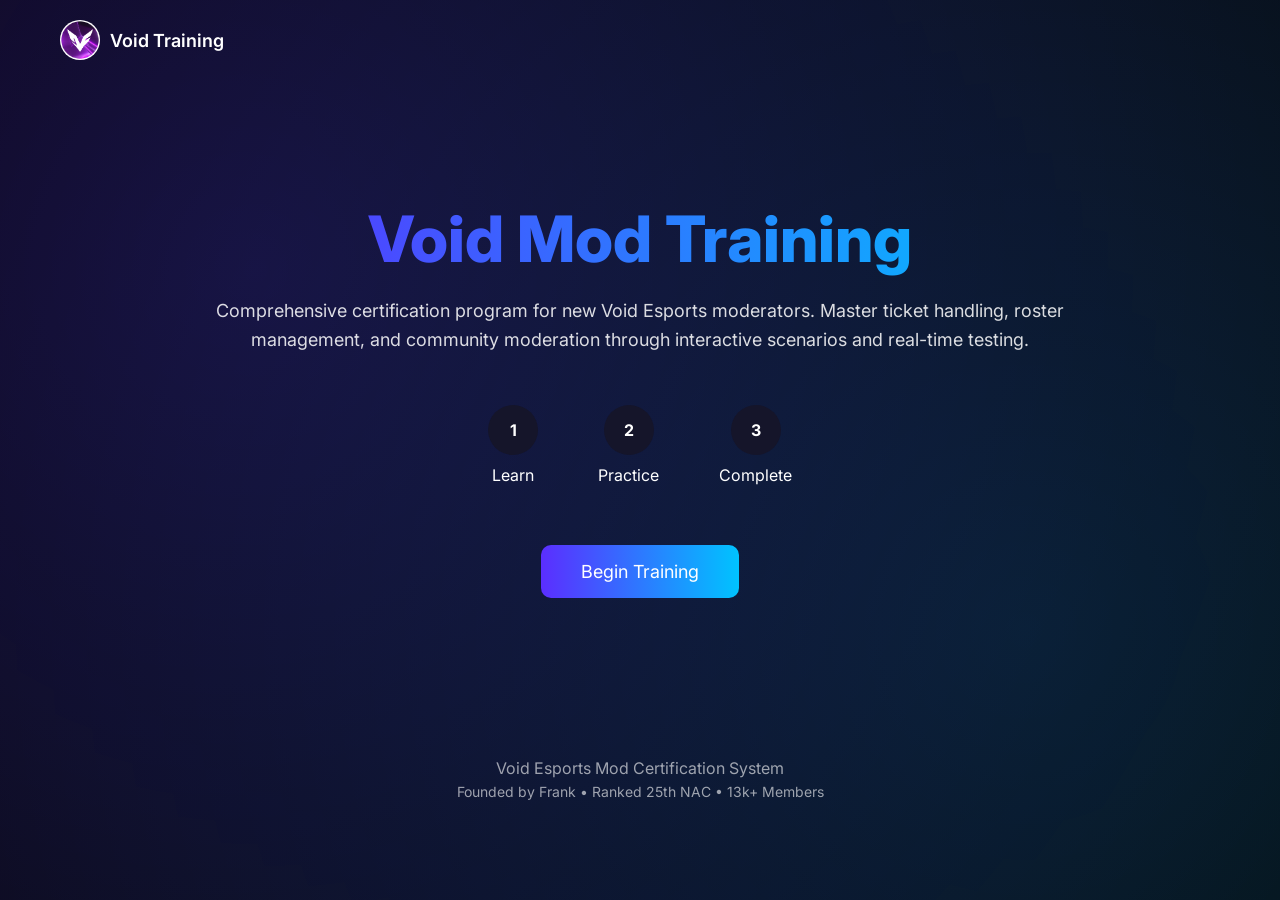
<file: index.html>
<!DOCTYPE html>

<html lang="en">

<head>

<meta charset="UTF-8">
<meta name="viewport" content="width=device-width, initial-scale=1.0">

<title>Void Mod Training</title>

<link rel="stylesheet" href="css/style.css">

<link href="https://fonts.googleapis.com/css2?family=Inter:wght@300;400;600;800&display=swap" rel="stylesheet">

</head>

<body>

<div class="background-glow"></div>

<nav class="navbar">

<div class="logo">
<img src="assets/logo.png">
<span>Void Training</span>
</div>

</nav>

<section class="hero">

<h1>Void Mod Training</h1>

<p class="subtitle">
Comprehensive certification program for new Void Esports moderators.
Master ticket handling, roster management, and community moderation
through interactive scenarios and real-time testing.
</p>

<div class="steps">

<div class="step">
<span>1</span>
<p>Learn</p>
</div>

<div class="step">
<span>2</span>
<p>Practice</p>
</div>

<div class="step">
<span>3</span>
<p>Complete</p>
</div>

</div>

<button class="start-btn" onclick="location.href='training.html'">
Begin Training
</button>

</section>

<footer>

<p>Void Esports Mod Certification System</p>

<p class="small">
Founded by Frank • Ranked 25th NAC • 13k+ Members
</p>

</footer>

</body>

</html>
</file>
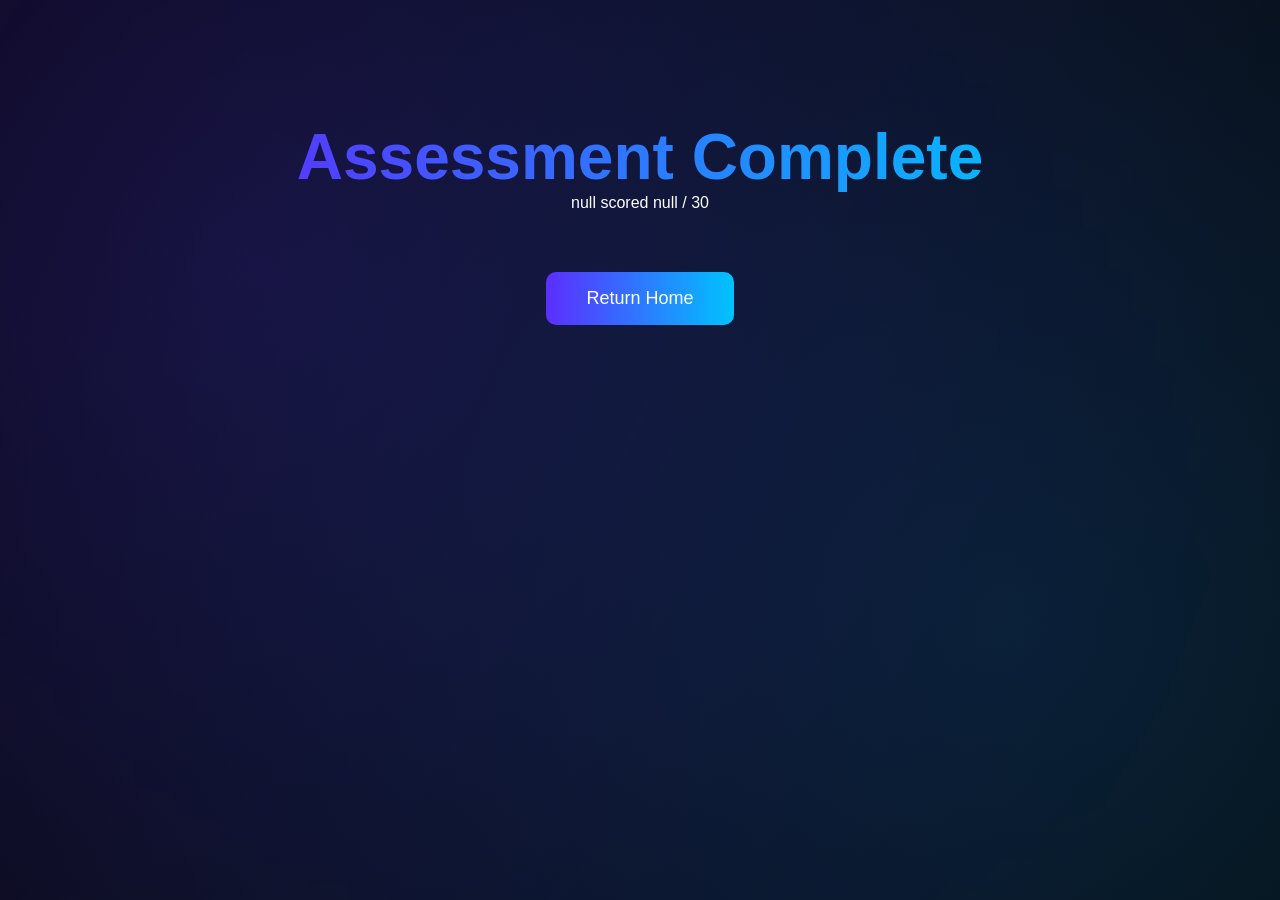
<file: success.html>
<!DOCTYPE html>

<html lang="en">

<head>

<meta charset="UTF-8">
<title>Assessment Complete</title>

<link rel="stylesheet" href="css/style.css">

</head>

<body>

<div class="background-glow"></div>

<div class="hero">

<h1>Assessment Complete</h1>

<p id="scoreText"></p>

<button class="start-btn" onclick="location.href='index.html'">
Return Home
</button>

</div>

<script>

let score = localStorage.getItem("voidScore")
let user = localStorage.getItem("voidUser")

document.getElementById("scoreText").innerText =
user + " scored " + score + " / 30"

</script>

</body>

</html>
</file>
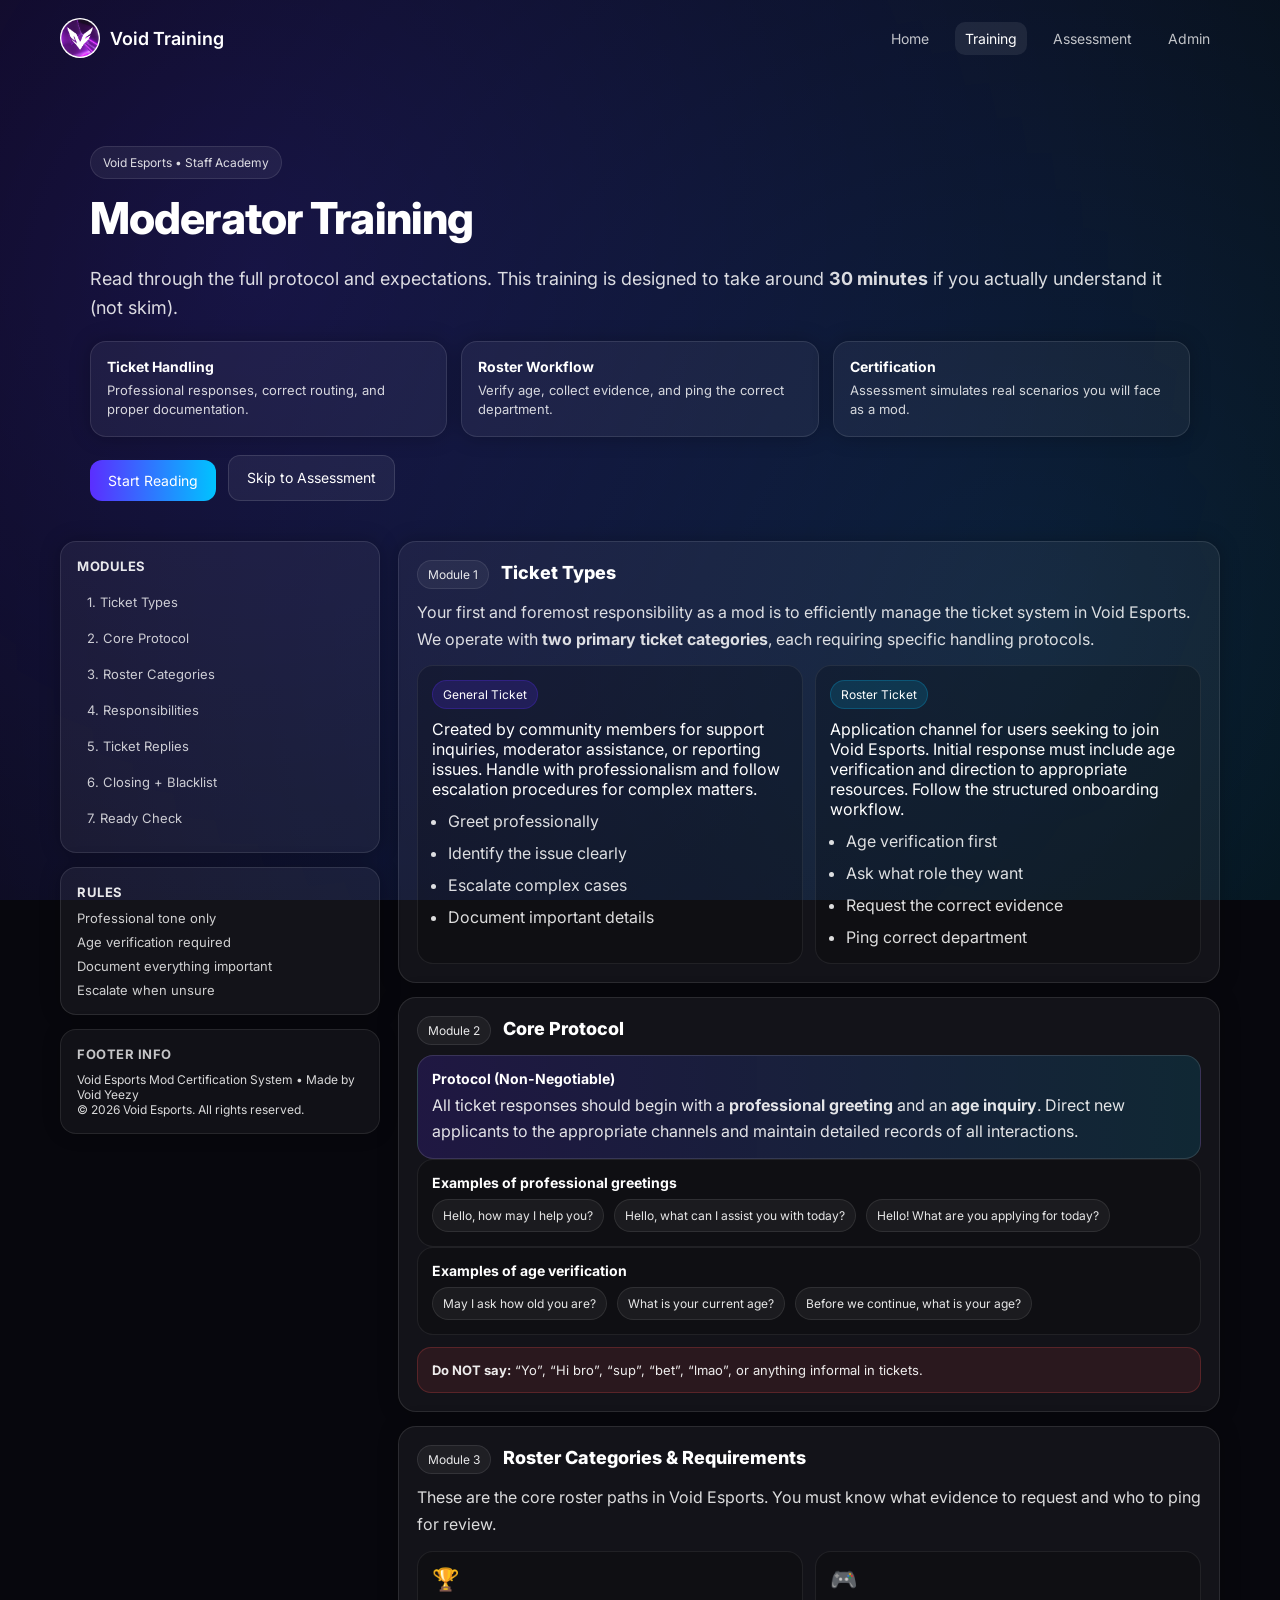
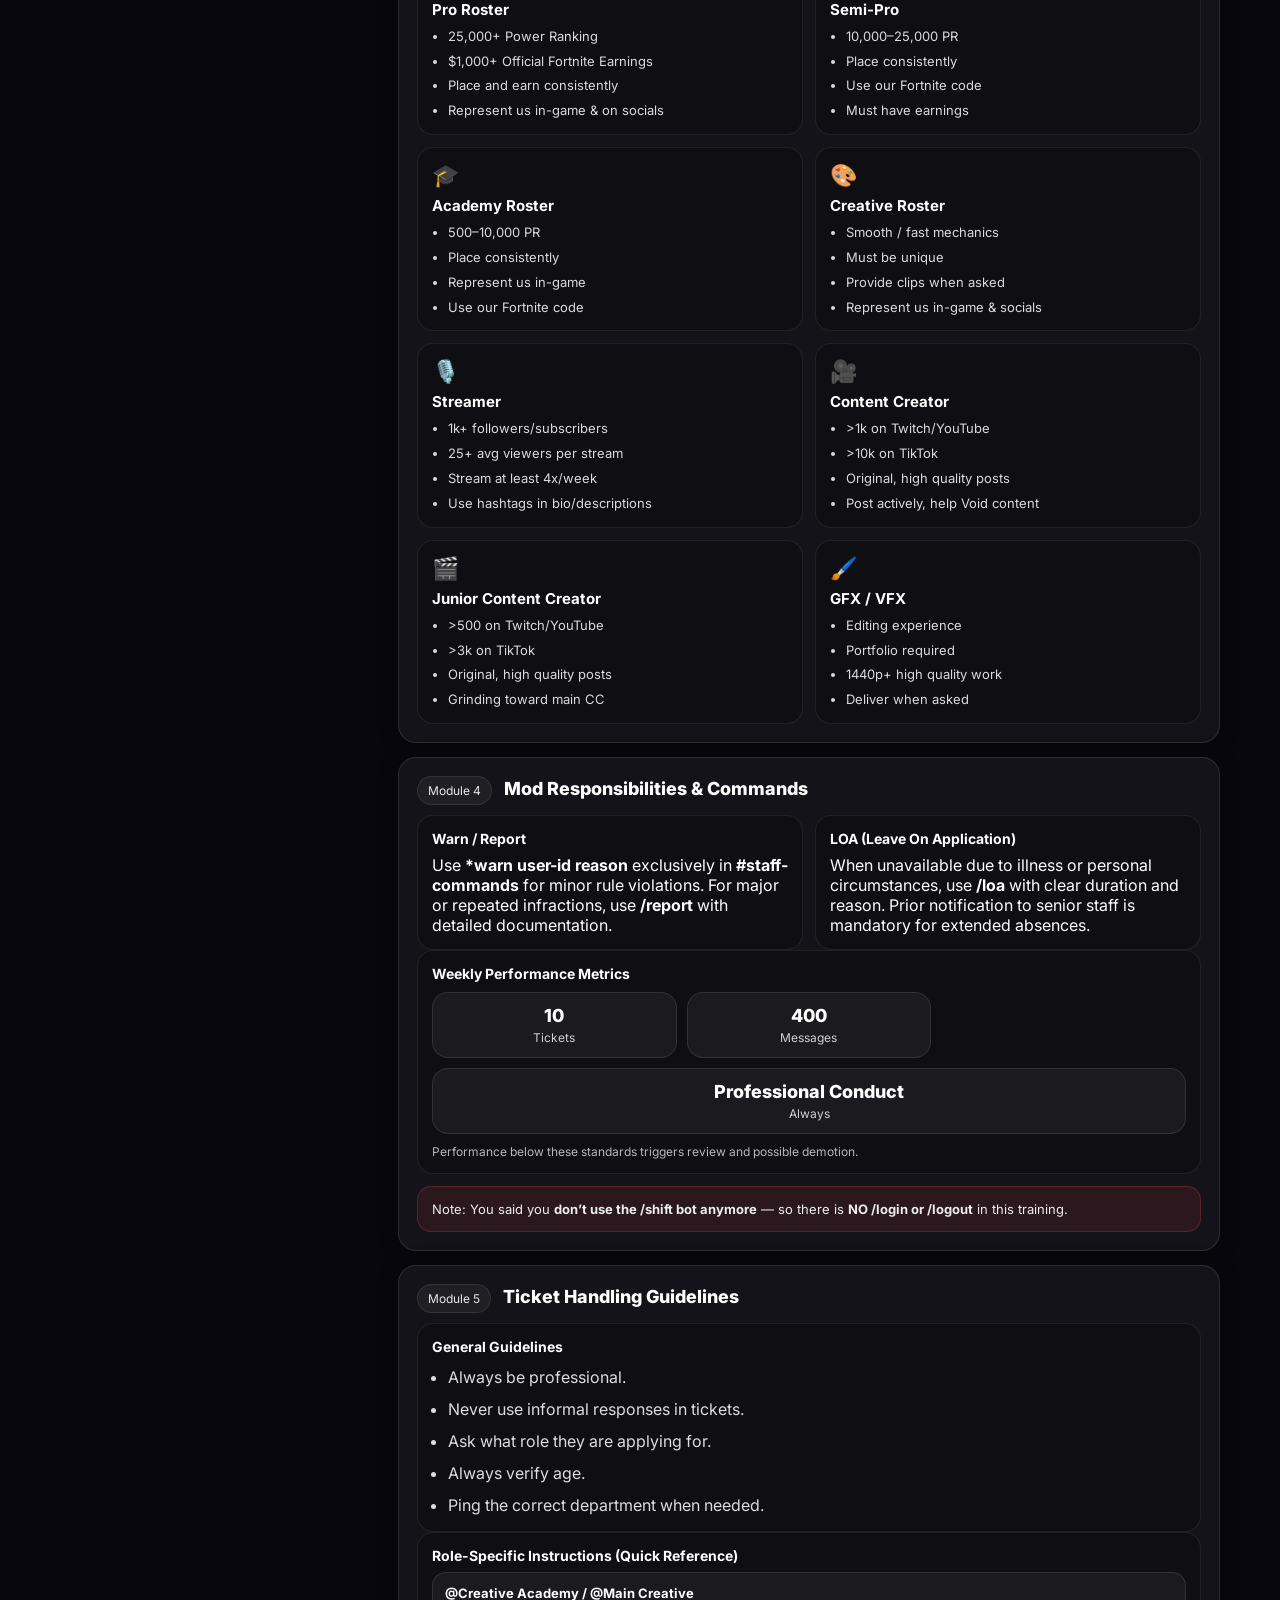
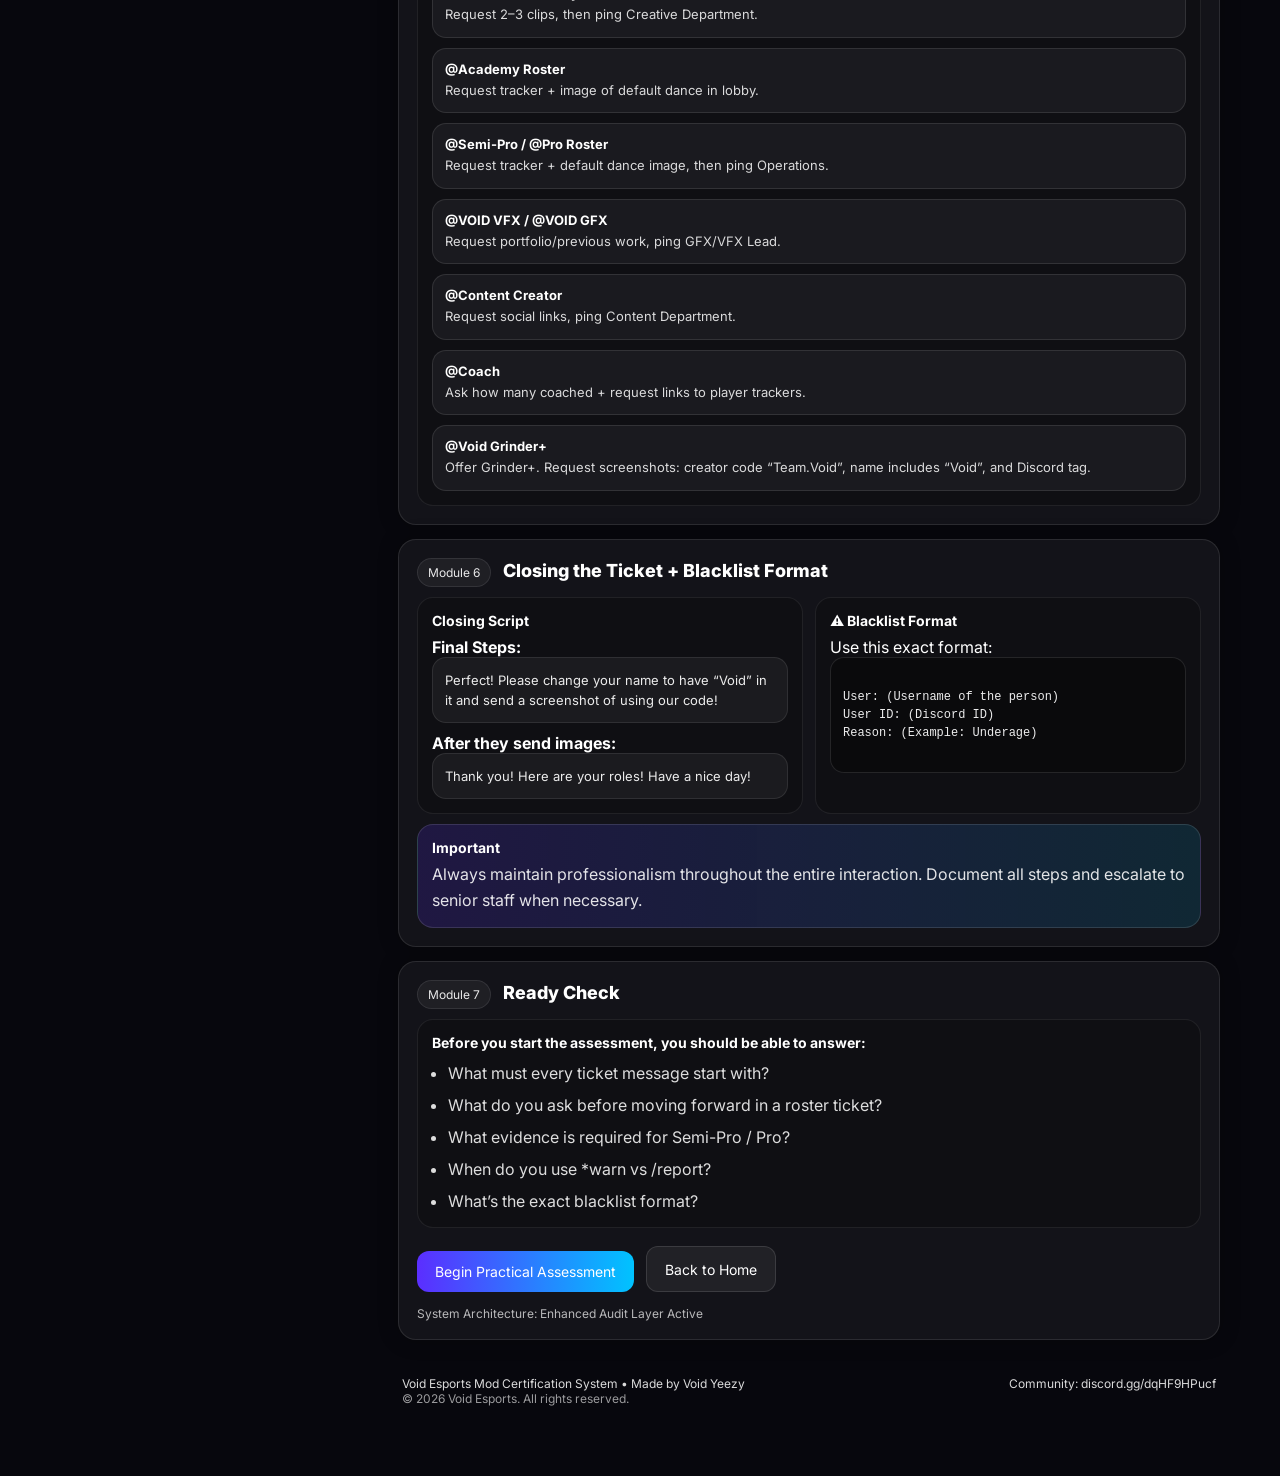
<file: training.html>
<!DOCTYPE html>
<html lang="en">
<head>
  <meta charset="UTF-8" />
  <meta name="viewport" content="width=device-width, initial-scale=1.0" />
  <title>Void Mod Training • Training</title>

  <link rel="stylesheet" href="css/style.css" />
  <link rel="stylesheet" href="css/training.css" />
  <link href="https://fonts.googleapis.com/css2?family=Inter:wght@300;400;600;800&display=swap" rel="stylesheet">
</head>

<body>
  <div class="background-glow"></div>

  <nav class="navbar nav-compact">
    <a class="logo" href="index.html" style="text-decoration:none;color:inherit;">
      <img src="assets/logo.png" alt="Void Logo">
      <span>Void Training</span>
    </a>

    <div class="nav-actions">
      <a class="nav-link" href="index.html">Home</a>
      <a class="nav-link active" href="training.html">Training</a>
      <a class="nav-link" href="assessment.html">Assessment</a>
      <a class="nav-link" href="admin/dashboard.html">Admin</a>
    </div>
  </nav>

  <header class="train-hero">
    <div class="train-hero-inner">
      <div class="badge">Void Esports • Staff Academy</div>
      <h1>Moderator Training</h1>
      <p class="subtitle">
        Read through the full protocol and expectations. This training is designed to take around
        <b>30 minutes</b> if you actually understand it (not skim).
      </p>

      <div class="hero-cards">
        <div class="hero-card">
          <h3>Ticket Handling</h3>
          <p>Professional responses, correct routing, and proper documentation.</p>
        </div>
        <div class="hero-card">
          <h3>Roster Workflow</h3>
          <p>Verify age, collect evidence, and ping the correct department.</p>
        </div>
        <div class="hero-card">
          <h3>Certification</h3>
          <p>Assessment simulates real scenarios you will face as a mod.</p>
        </div>
      </div>

      <div class="hero-cta">
        <button class="start-btn small" onclick="location.href='#module-1'">Start Reading</button>
        <button class="ghost-btn" onclick="location.href='assessment.html'">Skip to Assessment</button>
      </div>
    </div>
  </header>

  <main class="train-wrap">

    <aside class="train-sidebar">
      <div class="sidebar-card">
        <div class="sidebar-title">Modules</div>
        <a class="side-link" href="#module-1">1. Ticket Types</a>
        <a class="side-link" href="#module-2">2. Core Protocol</a>
        <a class="side-link" href="#module-3">3. Roster Categories</a>
        <a class="side-link" href="#module-4">4. Responsibilities</a>
        <a class="side-link" href="#module-5">5. Ticket Replies</a>
        <a class="side-link" href="#module-6">6. Closing + Blacklist</a>
        <a class="side-link" href="#module-7">7. Ready Check</a>
      </div>

      <div class="sidebar-card">
        <div class="sidebar-title">Rules</div>
        <ul class="mini-list">
          <li>Professional tone only</li>
          <li>Age verification required</li>
          <li>Document everything important</li>
          <li>Escalate when unsure</li>
        </ul>
      </div>

      <div class="sidebar-card muted">
        <div class="sidebar-title">Footer Info</div>
        <p class="tiny">
          Void Esports Mod Certification System • Made by Void Yeezy
        </p>
        <p class="tiny">
          © 2026 Void Esports. All rights reserved.
        </p>
      </div>
    </aside>

    <section class="train-content">

      <!-- MODULE 1 -->
      <article class="module" id="module-1">
        <div class="module-top">
          <div class="module-num">Module 1</div>
          <h2>Ticket Types</h2>
        </div>

        <p class="module-text">
          Your first and foremost responsibility as a mod is to efficiently manage the ticket system in Void Esports.
          We operate with <b>two primary ticket categories</b>, each requiring specific handling protocols.
        </p>

        <div class="grid-2">
          <div class="panel">
            <div class="panel-header">
              <span class="pill">General Ticket</span>
            </div>
            <p>
              Created by community members for support inquiries, moderator assistance, or reporting issues.
              Handle with professionalism and follow escalation procedures for complex matters.
            </p>
            <ul class="check">
              <li>Greet professionally</li>
              <li>Identify the issue clearly</li>
              <li>Escalate complex cases</li>
              <li>Document important details</li>
            </ul>
          </div>

          <div class="panel">
            <div class="panel-header">
              <span class="pill alt">Roster Ticket</span>
            </div>
            <p>
              Application channel for users seeking to join Void Esports. Initial response must include age verification
              and direction to appropriate resources. Follow the structured onboarding workflow.
            </p>
            <ul class="check">
              <li>Age verification first</li>
              <li>Ask what role they want</li>
              <li>Request the correct evidence</li>
              <li>Ping correct department</li>
            </ul>
          </div>
        </div>
      </article>

      <!-- MODULE 2 -->
      <article class="module" id="module-2">
        <div class="module-top">
          <div class="module-num">Module 2</div>
          <h2>Core Protocol</h2>
        </div>

        <div class="callout">
          <h3>Protocol (Non-Negotiable)</h3>
          <p>
            All ticket responses should begin with a <b>professional greeting</b> and an <b>age inquiry</b>.
            Direct new applicants to the appropriate channels and maintain detailed records of all interactions.
          </p>
        </div>

        <div class="panel">
          <h3 class="subhead">Examples of professional greetings</h3>
          <div class="chip-row">
            <span class="chip">Hello, how may I help you?</span>
            <span class="chip">Hello, what can I assist you with today?</span>
            <span class="chip">Hello! What are you applying for today?</span>
          </div>
        </div>

        <div class="panel">
          <h3 class="subhead">Examples of age verification</h3>
          <div class="chip-row">
            <span class="chip">May I ask how old you are?</span>
            <span class="chip">What is your current age?</span>
            <span class="chip">Before we continue, what is your age?</span>
          </div>
        </div>

        <div class="danger">
          <b>Do NOT say:</b> “Yo”, “Hi bro”, “sup”, “bet”, “lmao”, or anything informal in tickets.
        </div>
      </article>

      <!-- MODULE 3 -->
      <article class="module" id="module-3">
        <div class="module-top">
          <div class="module-num">Module 3</div>
          <h2>Roster Categories & Requirements</h2>
        </div>

        <p class="module-text">
          These are the core roster paths in Void Esports. You must know what evidence to request
          and who to ping for review.
        </p>

        <div class="roster-grid">
          <div class="roster-card">
            <div class="roster-emoji">🏆</div>
            <h3>Pro Roster</h3>
            <ul>
              <li>25,000+ Power Ranking</li>
              <li>$1,000+ Official Fortnite Earnings</li>
              <li>Place and earn consistently</li>
              <li>Represent us in-game & on socials</li>
            </ul>
          </div>

          <div class="roster-card">
            <div class="roster-emoji">🎮</div>
            <h3>Semi-Pro</h3>
            <ul>
              <li>10,000–25,000 PR</li>
              <li>Place consistently</li>
              <li>Use our Fortnite code</li>
              <li>Must have earnings</li>
            </ul>
          </div>

          <div class="roster-card">
            <div class="roster-emoji">🎓</div>
            <h3>Academy Roster</h3>
            <ul>
              <li>500–10,000 PR</li>
              <li>Place consistently</li>
              <li>Represent us in-game</li>
              <li>Use our Fortnite code</li>
            </ul>
          </div>

          <div class="roster-card">
            <div class="roster-emoji">🎨</div>
            <h3>Creative Roster</h3>
            <ul>
              <li>Smooth / fast mechanics</li>
              <li>Must be unique</li>
              <li>Provide clips when asked</li>
              <li>Represent us in-game & socials</li>
            </ul>
          </div>

          <div class="roster-card">
            <div class="roster-emoji">🎙️</div>
            <h3>Streamer</h3>
            <ul>
              <li>1k+ followers/subscribers</li>
              <li>25+ avg viewers per stream</li>
              <li>Stream at least 4x/week</li>
              <li>Use hashtags in bio/descriptions</li>
            </ul>
          </div>

          <div class="roster-card">
            <div class="roster-emoji">🎥</div>
            <h3>Content Creator</h3>
            <ul>
              <li>&gt;1k on Twitch/YouTube</li>
              <li>&gt;10k on TikTok</li>
              <li>Original, high quality posts</li>
              <li>Post actively, help Void content</li>
            </ul>
          </div>

          <div class="roster-card">
            <div class="roster-emoji">🎬</div>
            <h3>Junior Content Creator</h3>
            <ul>
              <li>&gt;500 on Twitch/YouTube</li>
              <li>&gt;3k on TikTok</li>
              <li>Original, high quality posts</li>
              <li>Grinding toward main CC</li>
            </ul>
          </div>

          <div class="roster-card">
            <div class="roster-emoji">🖌️</div>
            <h3>GFX / VFX</h3>
            <ul>
              <li>Editing experience</li>
              <li>Portfolio required</li>
              <li>1440p+ high quality work</li>
              <li>Deliver when asked</li>
            </ul>
          </div>
        </div>
      </article>

      <!-- MODULE 4 -->
      <article class="module" id="module-4">
        <div class="module-top">
          <div class="module-num">Module 4</div>
          <h2>Mod Responsibilities & Commands</h2>
        </div>

        <div class="grid-2">
          <div class="panel">
            <h3 class="subhead">Warn / Report</h3>
            <p>
              Use <b>*warn user-id reason</b> exclusively in <b>#staff-commands</b> for minor rule violations.
              For major or repeated infractions, use <b>/report</b> with detailed documentation.
            </p>
          </div>

          <div class="panel">
            <h3 class="subhead">LOA (Leave On Application)</h3>
            <p>
              When unavailable due to illness or personal circumstances, use <b>/loa</b> with clear duration and reason.
              Prior notification to senior staff is mandatory for extended absences.
            </p>
          </div>
        </div>

        <div class="panel">
          <h3 class="subhead">Weekly Performance Metrics</h3>
          <div class="metrics">
            <div class="metric">
              <div class="metric-num">10</div>
              <div class="metric-label">Tickets</div>
            </div>
            <div class="metric">
              <div class="metric-num">400</div>
              <div class="metric-label">Messages</div>
            </div>
            <div class="metric wide">
              <div class="metric-num">Professional Conduct</div>
              <div class="metric-label">Always</div>
            </div>
          </div>

          <p class="tiny muted-text" style="margin-top:10px;">
            Performance below these standards triggers review and possible demotion.
          </p>
        </div>

        <div class="danger">
          Note: You said you <b>don’t use the /shift bot anymore</b> — so there is <b>NO /login or /logout</b> in this training.
        </div>
      </article>

      <!-- MODULE 5 -->
      <article class="module" id="module-5">
        <div class="module-top">
          <div class="module-num">Module 5</div>
          <h2>Ticket Handling Guidelines</h2>
        </div>

        <div class="panel">
          <h3 class="subhead">General Guidelines</h3>
          <ul class="check">
            <li>Always be professional.</li>
            <li>Never use informal responses in tickets.</li>
            <li>Ask what role they are applying for.</li>
            <li>Always verify age.</li>
            <li>Ping the correct department when needed.</li>
          </ul>
        </div>

        <div class="panel">
          <h3 class="subhead">Role-Specific Instructions (Quick Reference)</h3>

          <div class="ref-grid">
            <div class="ref">
              <div class="ref-title">@Creative Academy / @Main Creative</div>
              <div class="ref-text">Request 2–3 clips, then ping Creative Department.</div>
            </div>

            <div class="ref">
              <div class="ref-title">@Academy Roster</div>
              <div class="ref-text">Request tracker + image of default dance in lobby.</div>
            </div>

            <div class="ref">
              <div class="ref-title">@Semi-Pro / @Pro Roster</div>
              <div class="ref-text">Request tracker + default dance image, then ping Operations.</div>
            </div>

            <div class="ref">
              <div class="ref-title">@VOID VFX / @VOID GFX</div>
              <div class="ref-text">Request portfolio/previous work, ping GFX/VFX Lead.</div>
            </div>

            <div class="ref">
              <div class="ref-title">@Content Creator</div>
              <div class="ref-text">Request social links, ping Content Department.</div>
            </div>

            <div class="ref">
              <div class="ref-title">@Coach</div>
              <div class="ref-text">Ask how many coached + request links to player trackers.</div>
            </div>

            <div class="ref">
              <div class="ref-title">@Void Grinder+</div>
              <div class="ref-text">
                Offer Grinder+. Request screenshots: creator code “Team.Void”, name includes “Void”, and Discord tag.
              </div>
            </div>
          </div>
        </div>
      </article>

      <!-- MODULE 6 -->
      <article class="module" id="module-6">
        <div class="module-top">
          <div class="module-num">Module 6</div>
          <h2>Closing the Ticket + Blacklist Format</h2>
        </div>

        <div class="grid-2">
          <div class="panel">
            <h3 class="subhead">Closing Script</h3>
            <p><b>Final Steps:</b></p>
            <div class="quote">
              Perfect! Please change your name to have “Void” in it and send a screenshot of using our code!
            </div>

            <p style="margin-top:10px;"><b>After they send images:</b></p>
            <div class="quote">
              Thank you! Here are your roles! Have a nice day!
            </div>
          </div>

          <div class="panel">
            <h3 class="subhead">⚠️ Blacklist Format</h3>
            <p>Use this exact format:</p>
            <div class="codebox">
User: (Username of the person)
User ID: (Discord ID)
Reason: (Example: Underage)
            </div>
          </div>
        </div>

        <div class="callout">
          <h3>Important</h3>
          <p>
            Always maintain professionalism throughout the entire interaction.
            Document all steps and escalate to senior staff when necessary.
          </p>
        </div>
      </article>

      <!-- MODULE 7 -->
      <article class="module" id="module-7">
        <div class="module-top">
          <div class="module-num">Module 7</div>
          <h2>Ready Check</h2>
        </div>

        <div class="panel">
          <h3 class="subhead">Before you start the assessment, you should be able to answer:</h3>
          <ul class="check">
            <li>What must every ticket message start with?</li>
            <li>What do you ask before moving forward in a roster ticket?</li>
            <li>What evidence is required for Semi-Pro / Pro?</li>
            <li>When do you use *warn vs /report?</li>
            <li>What’s the exact blacklist format?</li>
          </ul>
        </div>

        <div class="hero-cta" style="margin-top:18px;">
          <button class="start-btn small" onclick="location.href='assessment.html'">Begin Practical Assessment</button>
          <button class="ghost-btn" onclick="location.href='index.html'">Back to Home</button>
        </div>

        <div class="tiny muted-text" style="margin-top:14px;">
          System Architecture: Enhanced Audit Layer Active
        </div>
      </article>

      <footer class="train-footer">
        <div class="train-footer-row">
          <span>Void Esports Mod Certification System • Made by Void Yeezy</span>
          <span>Community: discord.gg/dqHF9HPucf</span>
        </div>
        <div class="train-footer-row muted-text">
          © 2026 Void Esports. All rights reserved.
        </div>
      </footer>

    </section>
  </main>
</body>
</html>
</file>
<file: css/style.css>
*{
margin:0;
padding:0;
box-sizing:border-box;
font-family:'Inter',sans-serif;
}

body{
background:#07070d;
color:white;
min-height:100vh;
overflow-x:hidden;
}

.background-glow{
position:fixed;
top:0;
left:0;
width:100%;
height:100%;
background:
radial-gradient(circle at 20% 30%,#5b2eff33,transparent),
radial-gradient(circle at 80% 70%,#00c3ff22,transparent);
z-index:-1;
}

.navbar{
display:flex;
justify-content:space-between;
align-items:center;
padding:20px 60px;
}

.logo{
display:flex;
align-items:center;
gap:10px;
font-weight:600;
font-size:18px;
}

.logo img{
width:40px;
height:40px;
border-radius:50%;
}

.hero{
text-align:center;
padding:120px 20px;
max-width:900px;
margin:auto;
}

.hero h1{
font-size:64px;
font-weight:800;
background:linear-gradient(90deg,#5b2eff,#00c3ff);
-webkit-background-clip:text;
color:transparent;
}

.subtitle{
margin-top:20px;
opacity:.85;
line-height:1.6;
font-size:18px;
}

.steps{
display:flex;
justify-content:center;
gap:60px;
margin-top:50px;
}

.step{
text-align:center;
}

.step span{
display:flex;
align-items:center;
justify-content:center;
width:50px;
height:50px;
background:#15152a;
border-radius:50%;
font-weight:700;
margin:auto;
margin-bottom:10px;
}

.start-btn{
margin-top:60px;
padding:16px 40px;
border:none;
background:linear-gradient(90deg,#5b2eff,#00c3ff);
border-radius:10px;
font-size:18px;
color:white;
cursor:pointer;
transition:.2s;
}

.start-btn:hover{
transform:scale(1.05);
box-shadow:0 0 20px #5b2eff55;
}

footer{
text-align:center;
padding:40px;
opacity:.6;
}

.small{
font-size:14px;
margin-top:5px;
}
</file>
<file: css/training.css>
/* training.css */

.nav-compact{
  padding:18px 60px;
}

.nav-actions{
  display:flex;
  gap:16px;
  align-items:center;
}

.nav-link{
  color:rgba(255,255,255,.75);
  text-decoration:none;
  font-size:14px;
  padding:8px 10px;
  border-radius:10px;
  transition:.2s;
}

.nav-link:hover{
  background:rgba(255,255,255,.06);
  color:white;
}

.nav-link.active{
  background:rgba(255,255,255,.08);
  color:white;
}

.train-hero{
  padding:70px 20px 30px;
}

.train-hero-inner{
  max-width:1100px;
  margin:auto;
}

.badge{
  display:inline-block;
  padding:8px 12px;
  border-radius:999px;
  background:rgba(255,255,255,.06);
  border:1px solid rgba(255,255,255,.10);
  color:rgba(255,255,255,.85);
  font-size:12px;
  margin-bottom:12px;
}

.train-hero h1{
  font-size:44px;
  font-weight:800;
  letter-spacing:-.02em;
}

.hero-cards{
  display:grid;
  grid-template-columns:repeat(3,1fr);
  gap:14px;
  margin-top:18px;
}

.hero-card{
  padding:16px;
  border-radius:16px;
  background:rgba(255,255,255,.05);
  border:1px solid rgba(255,255,255,.10);
  box-shadow:0 0 20px rgba(0,0,0,.25);
}

.hero-card h3{
  font-size:14px;
  margin-bottom:6px;
}

.hero-card p{
  font-size:13px;
  opacity:.82;
  line-height:1.5;
}

.hero-cta{
  display:flex;
  gap:12px;
  margin-top:18px;
  flex-wrap:wrap;
}

.start-btn.small{
  padding:12px 18px;
  font-size:14px;
  border-radius:12px;
}

.ghost-btn{
  padding:12px 18px;
  border-radius:12px;
  background:rgba(255,255,255,.06);
  border:1px solid rgba(255,255,255,.12);
  color:white;
  cursor:pointer;
  transition:.2s;
  font-size:14px;
}

.ghost-btn:hover{
  transform:translateY(-1px);
  background:rgba(255,255,255,.08);
}

.train-wrap{
  max-width:1200px;
  margin:10px auto 70px;
  padding:0 20px;
  display:grid;
  grid-template-columns:320px 1fr;
  gap:18px;
}

.train-sidebar{
  position:sticky;
  top:18px;
  align-self:start;
}

.sidebar-card{
  padding:16px;
  border-radius:16px;
  background:rgba(255,255,255,.05);
  border:1px solid rgba(255,255,255,.10);
  box-shadow:0 0 20px rgba(0,0,0,.25);
  margin-bottom:14px;
}

.sidebar-card.muted{
  opacity:.85;
}

.sidebar-title{
  font-weight:700;
  font-size:13px;
  letter-spacing:.04em;
  opacity:.9;
  margin-bottom:10px;
  text-transform:uppercase;
}

.side-link{
  display:block;
  padding:10px 10px;
  border-radius:12px;
  color:rgba(255,255,255,.78);
  text-decoration:none;
  font-size:13px;
  transition:.2s;
}

.side-link:hover{
  background:rgba(255,255,255,.06);
  color:white;
}

.mini-list{
  list-style:none;
  display:grid;
  gap:8px;
}

.mini-list li{
  font-size:13px;
  opacity:.8;
}

.train-content{
  display:grid;
  gap:14px;
}

.module{
  padding:18px;
  border-radius:18px;
  background:rgba(255,255,255,.05);
  border:1px solid rgba(255,255,255,.10);
  box-shadow:0 0 20px rgba(0,0,0,.25);
}

.module-top{
  display:flex;
  align-items:baseline;
  gap:12px;
  margin-bottom:10px;
}

.module-num{
  font-size:12px;
  padding:6px 10px;
  border-radius:999px;
  background:rgba(255,255,255,.06);
  border:1px solid rgba(255,255,255,.10);
  opacity:.9;
}

.module h2{
  font-size:18px;
  font-weight:800;
}

.module-text{
  opacity:.85;
  line-height:1.7;
  margin-bottom:12px;
}

.grid-2{
  display:grid;
  grid-template-columns:1fr 1fr;
  gap:12px;
}

.panel{
  padding:14px;
  border-radius:16px;
  background:rgba(0,0,0,.22);
  border:1px solid rgba(255,255,255,.08);
}

.panel-header{
  display:flex;
  align-items:center;
  justify-content:space-between;
  margin-bottom:10px;
}

.pill{
  font-size:12px;
  padding:6px 10px;
  border-radius:999px;
  background:rgba(91,46,255,.18);
  border:1px solid rgba(91,46,255,.25);
}

.pill.alt{
  background:rgba(0,195,255,.14);
  border:1px solid rgba(0,195,255,.22);
}

.subhead{
  font-size:14px;
  font-weight:700;
  margin-bottom:8px;
}

.check{
  margin-top:10px;
  display:grid;
  gap:8px;
  padding-left:16px;
}

.check li{
  opacity:.86;
  line-height:1.5;
}

.callout{
  padding:14px;
  border-radius:16px;
  background:linear-gradient(90deg, rgba(91,46,255,.18), rgba(0,195,255,.12));
  border:1px solid rgba(255,255,255,.12);
  margin-top:10px;
}

.callout h3{
  font-size:14px;
  margin-bottom:6px;
}

.callout p{
  opacity:.88;
  line-height:1.6;
}

.danger{
  margin-top:12px;
  padding:12px 14px;
  border-radius:14px;
  background:rgba(255,80,80,.10);
  border:1px solid rgba(255,80,80,.22);
  color:rgba(255,255,255,.92);
  font-size:13px;
  line-height:1.55;
}

.chip-row{
  display:flex;
  gap:10px;
  flex-wrap:wrap;
}

.chip{
  font-size:12px;
  padding:8px 10px;
  border-radius:999px;
  background:rgba(255,255,255,.06);
  border:1px solid rgba(255,255,255,.10);
  opacity:.9;
}

.roster-grid{
  display:grid;
  grid-template-columns:repeat(2,1fr);
  gap:12px;
  margin-top:10px;
}

.roster-card{
  padding:14px;
  border-radius:16px;
  background:rgba(0,0,0,.22);
  border:1px solid rgba(255,255,255,.08);
}

.roster-emoji{
  font-size:22px;
  margin-bottom:8px;
}

.roster-card h3{
  font-size:15px;
  margin-bottom:8px;
}

.roster-card ul{
  padding-left:16px;
  display:grid;
  gap:6px;
}

.roster-card li{
  opacity:.85;
  line-height:1.45;
  font-size:13px;
}

.metrics{
  display:grid;
  grid-template-columns:repeat(3,1fr);
  gap:10px;
  margin-top:10px;
}

.metric{
  padding:12px;
  border-radius:16px;
  background:rgba(255,255,255,.05);
  border:1px solid rgba(255,255,255,.10);
  text-align:center;
}

.metric.wide{
  grid-column:1 / span 3;
}

.metric-num{
  font-weight:800;
  font-size:18px;
}

.metric-label{
  font-size:12px;
  opacity:.8;
  margin-top:4px;
}

.ref-grid{
  display:grid;
  gap:10px;
}

.ref{
  padding:12px;
  border-radius:14px;
  background:rgba(255,255,255,.05);
  border:1px solid rgba(255,255,255,.10);
}

.ref-title{
  font-weight:700;
  font-size:13px;
  margin-bottom:4px;
}

.ref-text{
  font-size:13px;
  opacity:.84;
  line-height:1.5;
}

.quote{
  padding:12px;
  border-radius:14px;
  background:rgba(255,255,255,.06);
  border:1px solid rgba(255,255,255,.10);
  font-size:13px;
  line-height:1.55;
  opacity:.92;
}

.codebox{
  white-space:pre-wrap;
  padding:12px;
  border-radius:14px;
  background:rgba(0,0,0,.35);
  border:1px solid rgba(255,255,255,.12);
  font-family:ui-monospace, SFMono-Regular, Menlo, Monaco, Consolas, "Liberation Mono", "Courier New", monospace;
  font-size:12px;
  line-height:1.5;
  opacity:.92;
}

.train-footer{
  margin-top:8px;
  padding:14px 4px 0;
  opacity:.85;
}

.train-footer-row{
  display:flex;
  justify-content:space-between;
  gap:12px;
  flex-wrap:wrap;
  font-size:12px;
}

.tiny{
  font-size:12px;
}

.muted-text{
  opacity:.7;
}

@media (max-width: 980px){
  .train-wrap{
    grid-template-columns:1fr;
  }
  .train-sidebar{
    position:relative;
    top:auto;
  }
  .hero-cards{
    grid-template-columns:1fr;
  }
  .grid-2{
    grid-template-columns:1fr;
  }
  .roster-grid{
    grid-template-columns:1fr;
  }
  .navbar{
    padding:18px 20px;
  }
}
.quiz-container{
display:flex;
justify-content:center;
align-items:center;
padding:120px 20px;
}

.quiz-card{
width:700px;
max-width:95%;
padding:40px;
border-radius:20px;
background:rgba(255,255,255,.05);
border:1px solid rgba(255,255,255,.1);
box-shadow:0 0 40px rgba(0,0,0,.4);
}

.quiz-card h1{
font-size:32px;
margin-bottom:10px;
}

.quiz-subtitle{
opacity:.8;
margin-bottom:30px;
}

.username-box{
display:flex;
flex-direction:column;
gap:10px;
}

.username-box input{
padding:12px;
border-radius:10px;
border:none;
background:#121222;
color:white;
font-size:14px;
}

.quiz-progress{
font-size:14px;
opacity:.7;
margin-bottom:10px;
}

.answers{
display:flex;
flex-direction:column;
gap:10px;
margin-top:20px;
}

.answer-btn{
padding:14px;
border-radius:12px;
background:#15152a;
border:1px solid rgba(255,255,255,.1);
color:white;
cursor:pointer;
transition:.2s;
text-align:left;
}

.answer-btn:hover{
background:#1f1f40;
transform:translateY(-1px);
}
</file>
